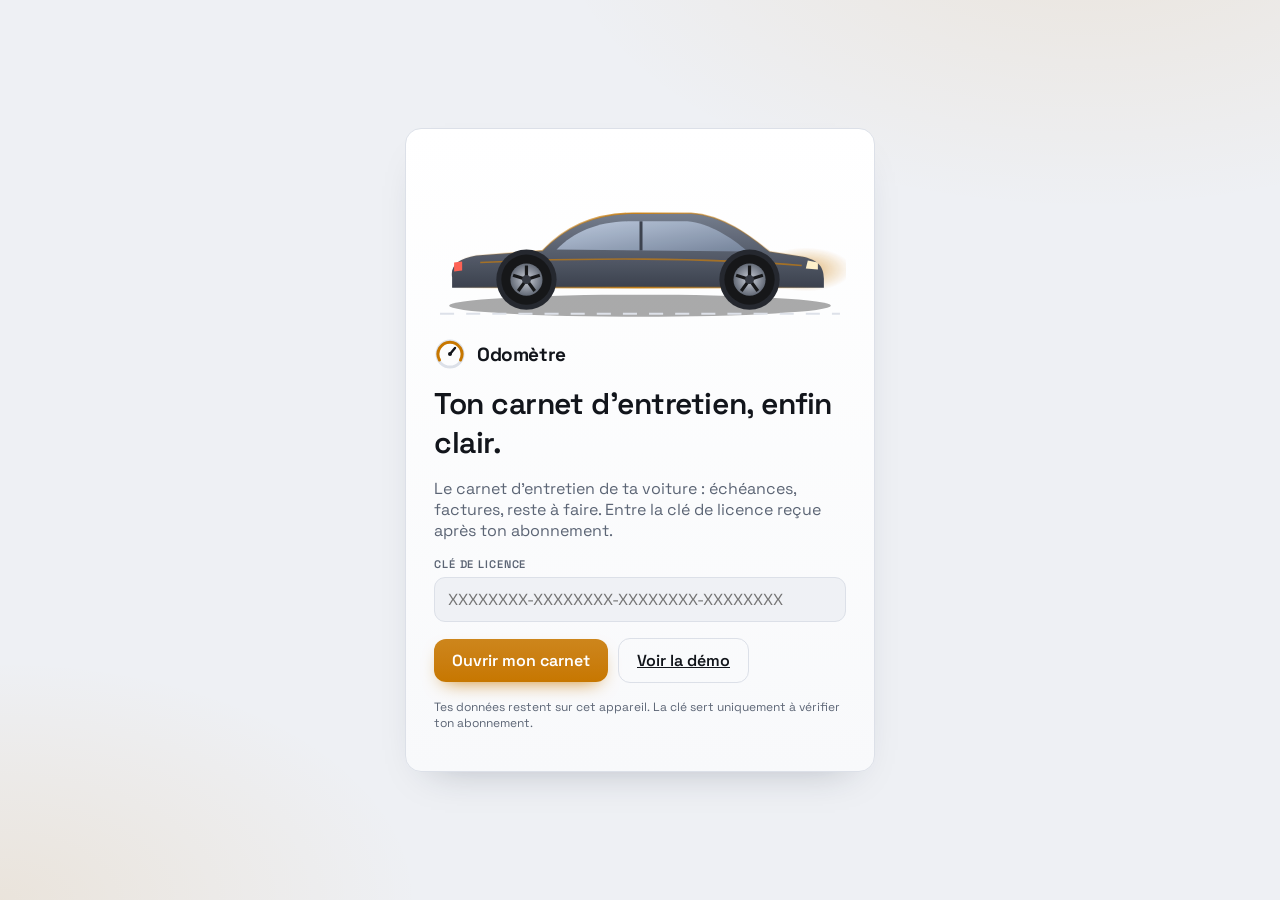
<file: index.html>
<!doctype html>
<html lang="fr">
<head>
<meta charset="utf-8">
<meta name="viewport" content="width=device-width,initial-scale=1,viewport-fit=cover">
<title>Odomètre : carnet d'entretien auto</title>
<meta name="theme-color" content="#0E1013">
<meta http-equiv="Content-Security-Policy" content="default-src 'none'; script-src 'self'; style-src 'self'; style-src-attr 'unsafe-inline'; img-src 'self' data: blob:; font-src 'self'; connect-src 'self' data: https://api.gumroad.com; manifest-src 'self'; worker-src 'self'; base-uri 'none'; form-action 'none'; frame-src blob:; object-src blob:">
<meta name="referrer" content="no-referrer">
<link rel="manifest" href="manifest.webmanifest">
<link rel="icon" href="icon.svg" type="image/svg+xml">
<link rel="stylesheet" href="style.css">
</head>
<body>
<div id="root"></div>
<dialog id="dlg"></dialog>
<dialog id="viewer"></dialog>
<script src="config.js"></script>
<script src="engine.js"></script>
<script src="art.js"></script>
<script src="views.js"></script>
<script src="app.js"></script>
</body>
</html>
</file>
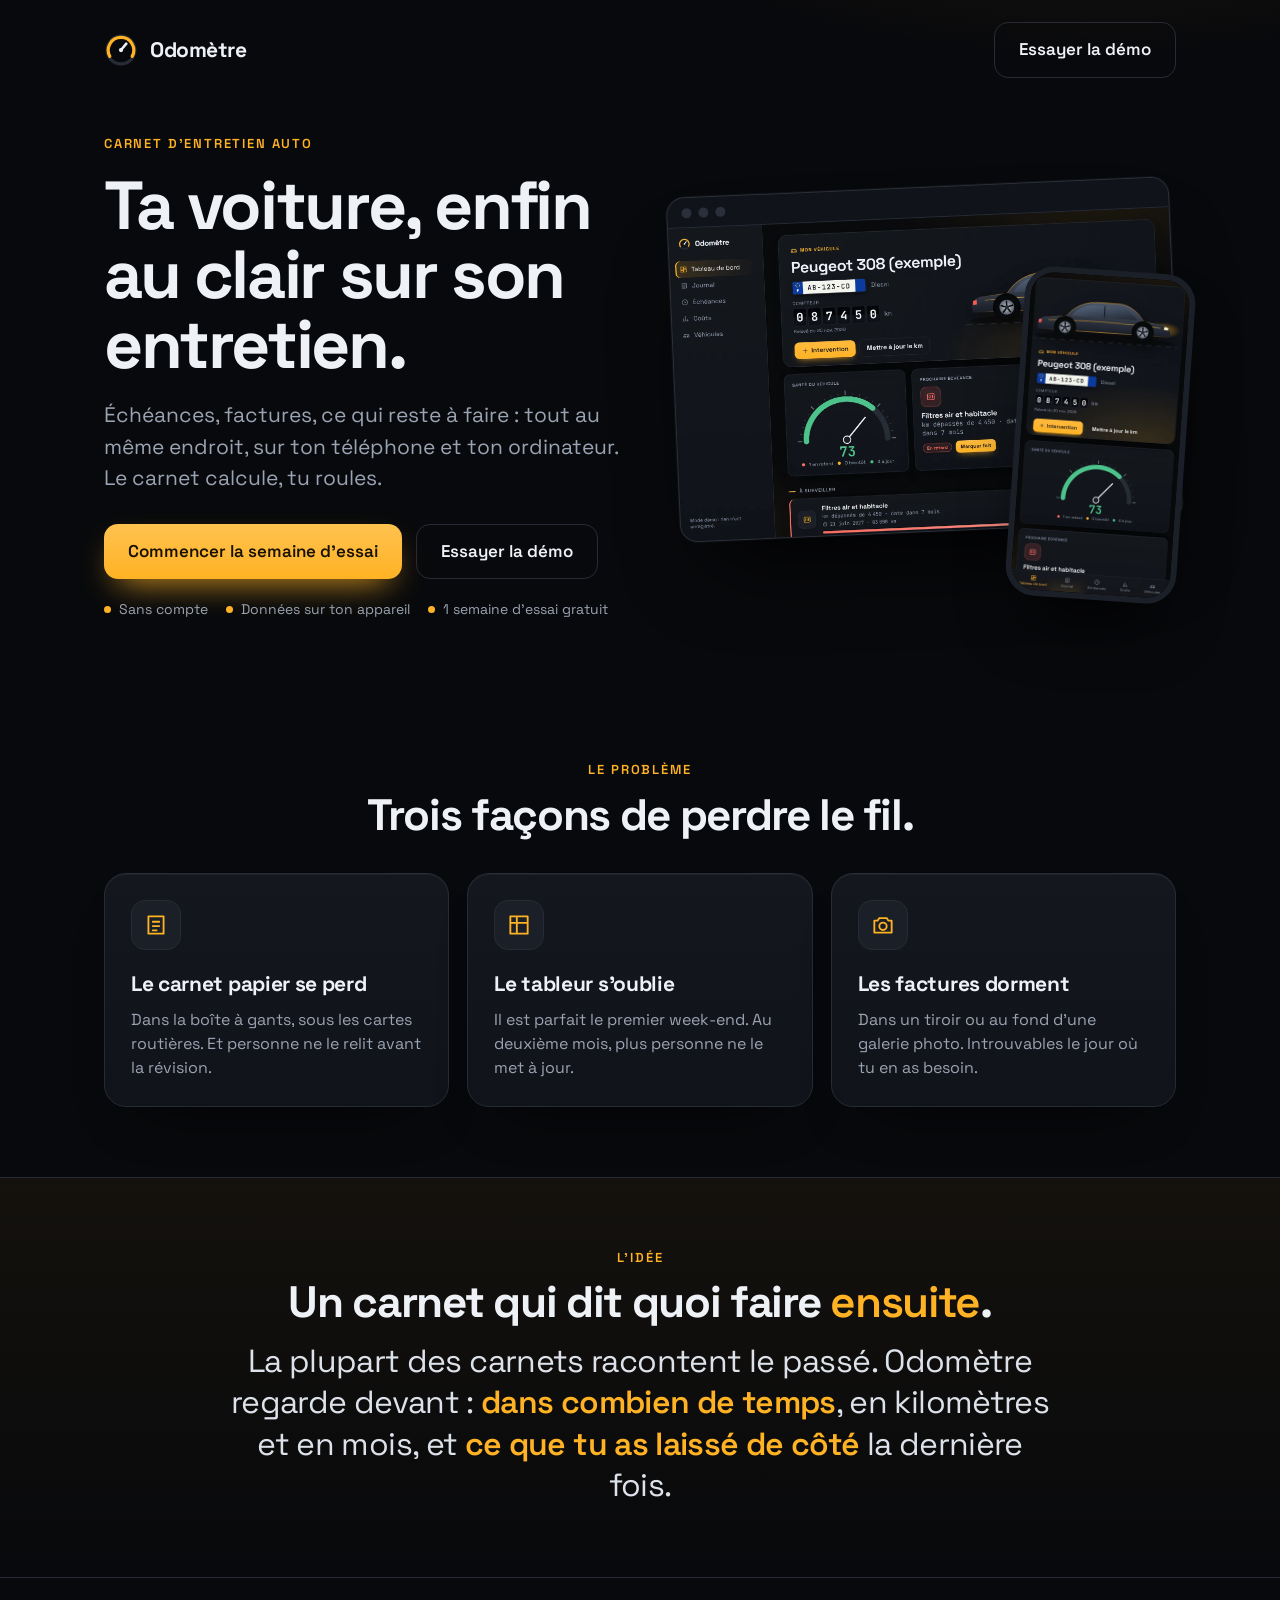
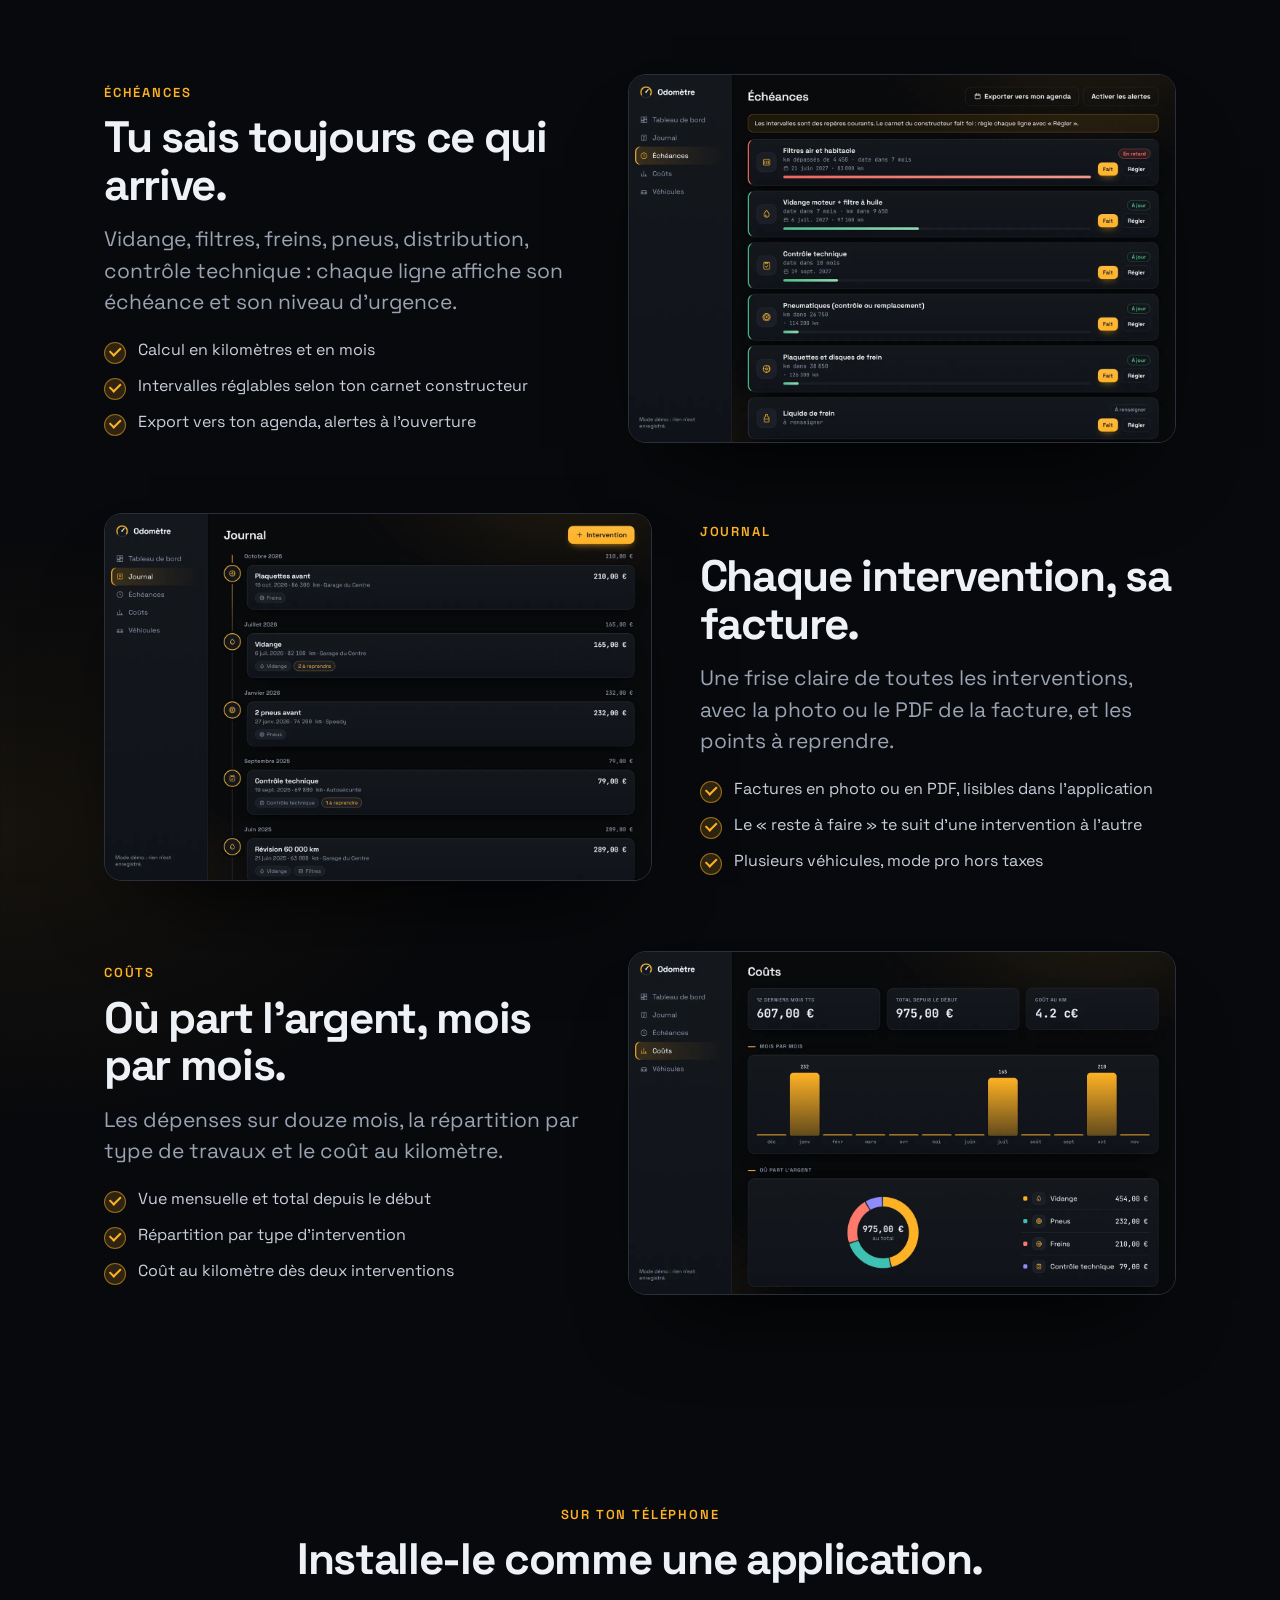
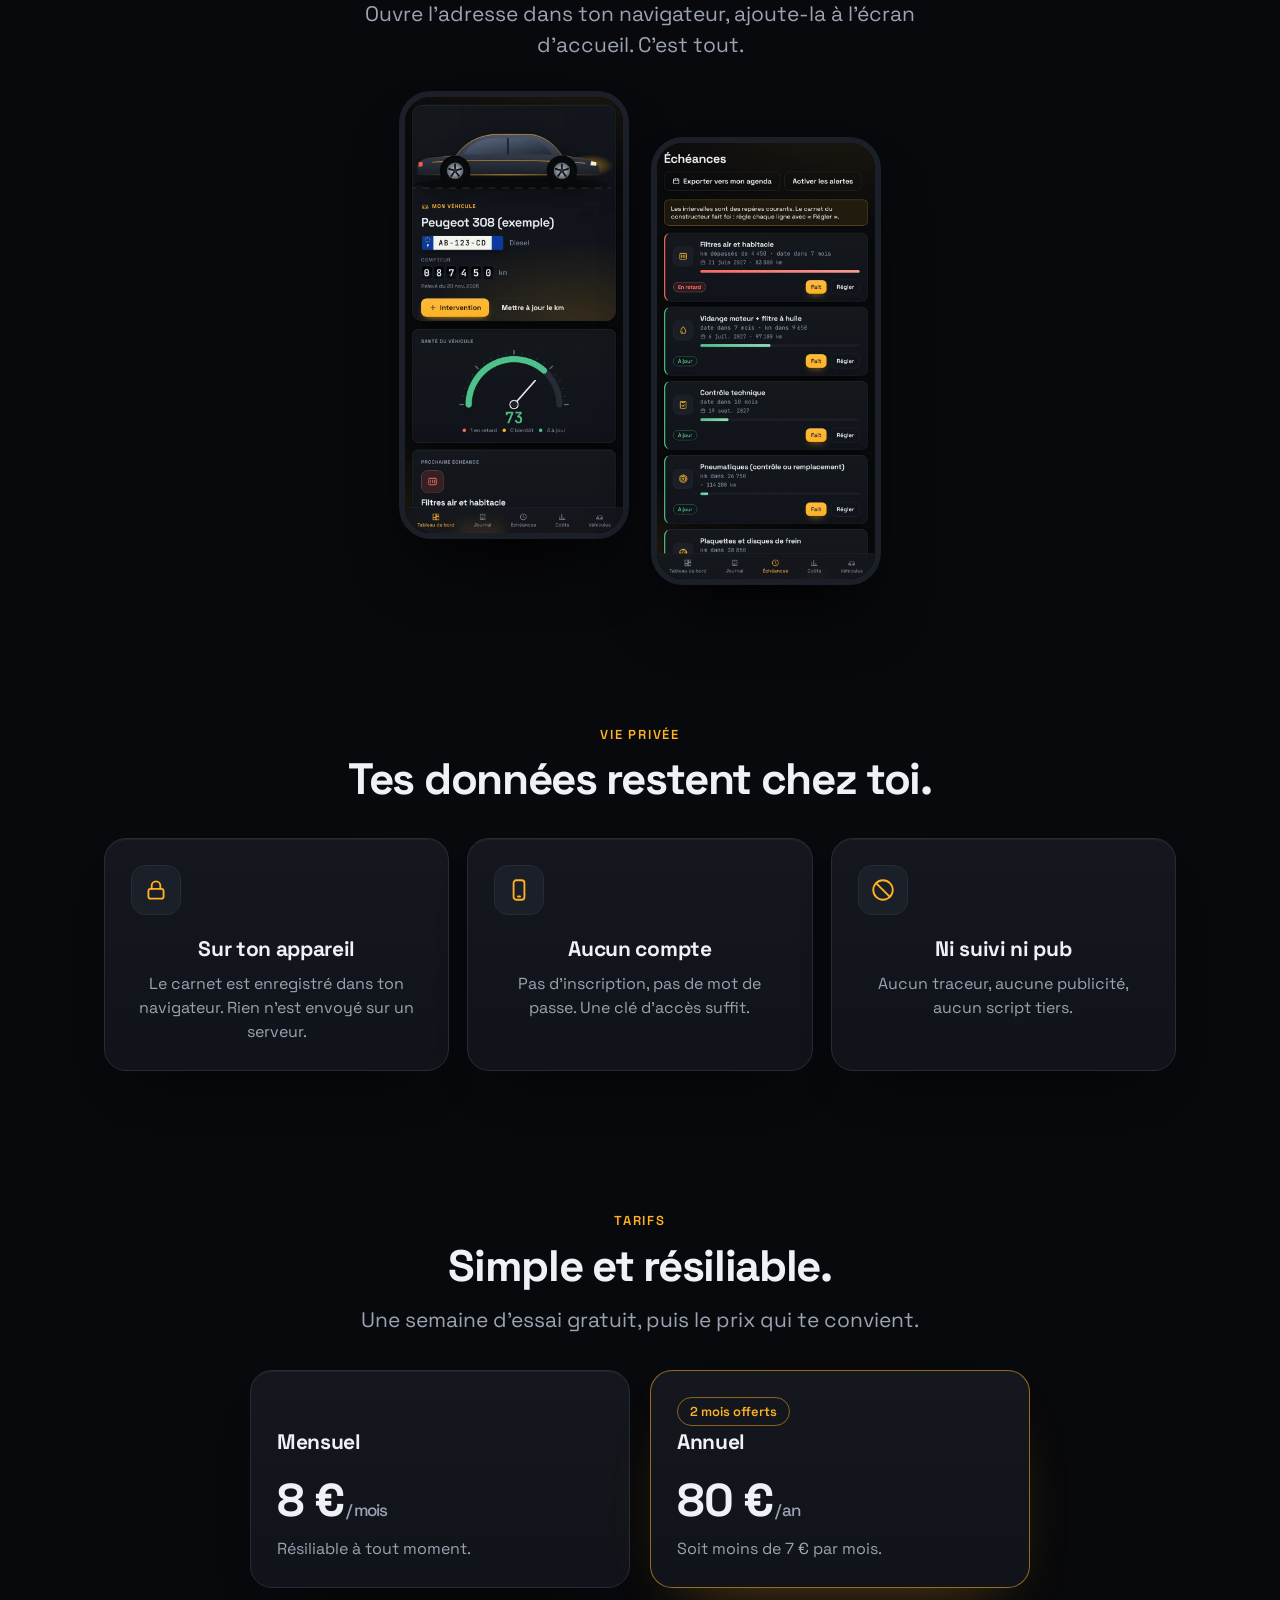
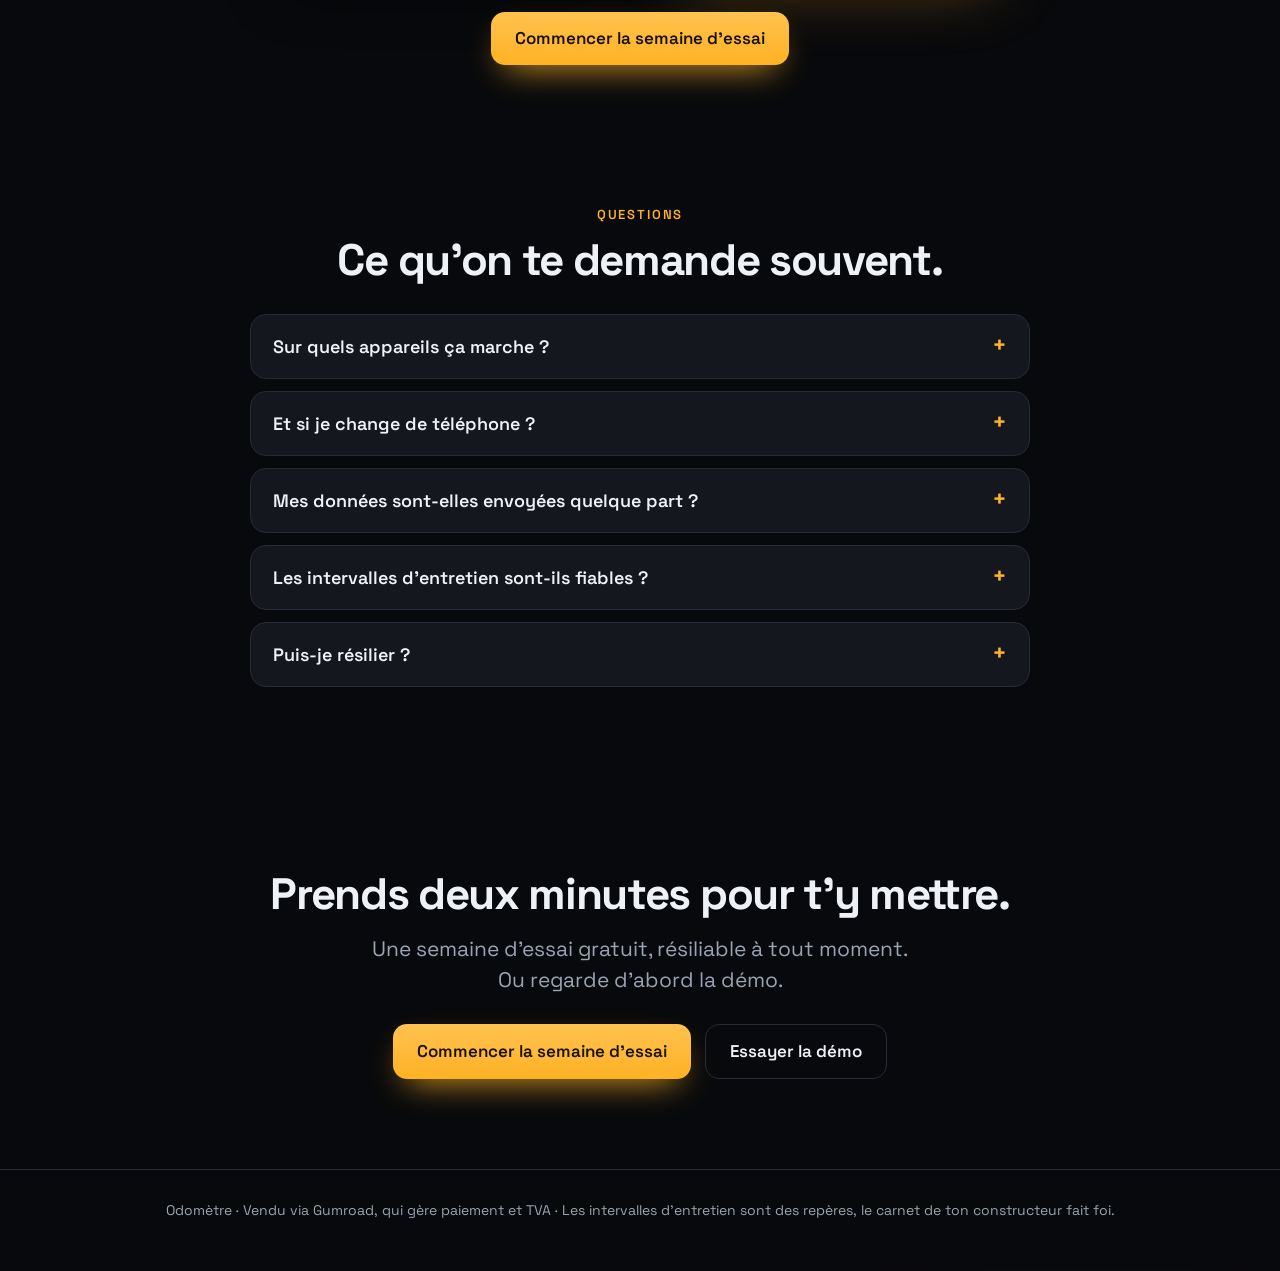
<file: decouvrir.html>
<!doctype html>
<html lang="fr"><head><meta charset="utf-8"><meta name="viewport" content="width=device-width,initial-scale=1">
<title>Odomètre : le carnet d'entretien de ta voiture</title>
<meta name="description" content="Échéances, factures et reste à faire de ta voiture, au même endroit. Sans compte, données chez toi. Essaie la démo gratuite.">
<meta http-equiv="Content-Security-Policy" content="default-src 'none'; style-src 'self' 'unsafe-inline'; img-src 'self'; font-src 'self'; base-uri 'none'; form-action 'none'">
<meta name="referrer" content="no-referrer"><meta name="theme-color" content="#08090C"><link rel="icon" href="icon.svg" type="image/svg+xml">
<style>@font-face{font-family:'Space Grotesk';font-weight:400 700;font-display:swap;src:url(SpaceGrotesk.woff2) format('woff2')}
@font-face{font-family:'JetBrains Mono';font-weight:400 600;font-display:swap;src:url(JetBrainsMono.woff2) format('woff2')}
.od{--bg:#08090C;--panel:#14171D;--panel2:#1B1F27;--line:#262B35;--text:#EEF1F6;--muted:#9AA3B2;--accent:#FFB224;--ink:#1A1200;
font-family:'Space Grotesk',system-ui,sans-serif;color:var(--text);background:radial-gradient(1100px 600px at 85% -5%,rgba(255,178,36,.16),transparent 60%),radial-gradient(800px 500px at 0% 40%,rgba(255,178,36,.06),transparent 60%),var(--bg);line-height:1.5;-webkit-font-smoothing:antialiased;overflow-x:hidden}
.od *{box-sizing:border-box}.od a{color:inherit;text-decoration:none}
.od .wrap{max-width:1120px;margin:0 auto;padding:0 24px}
.od .mono{font-family:'JetBrains Mono',ui-monospace,monospace}
.od nav{display:flex;align-items:center;justify-content:space-between;padding:22px 0}
.od .brand{display:flex;align-items:center;gap:12px;font-weight:700;font-size:21px;letter-spacing:-.02em}.od .dial{width:34px;height:34px}
.od .btn{display:inline-flex;align-items:center;gap:8px;padding:14px 24px;border-radius:14px;font-weight:600;font-size:17px;background:linear-gradient(180deg,#FFC24F,#FFB224);color:var(--ink);box-shadow:0 14px 34px -14px #FFB224;transition:transform .15s,filter .15s}
.od .btn:hover{transform:translateY(-2px);filter:brightness(1.05)}
.od .btn.ghost{background:transparent;color:var(--text);border:1px solid var(--line);box-shadow:none}.od .btn.ghost:hover{background:var(--panel)}
.od .eyebrow{color:var(--accent);text-transform:uppercase;letter-spacing:.14em;font-size:13px;font-weight:600}
.od h1{font-size:clamp(38px,6vw,68px);line-height:1.02;letter-spacing:-.035em;margin:18px 0 20px;font-weight:700}
.od h2{font-size:clamp(28px,4vw,44px);line-height:1.08;letter-spacing:-.03em;margin:12px 0 14px;font-weight:700}
.od p.lead{font-size:clamp(18px,2vw,21px);color:var(--muted);max-width:560px;margin:0 0 30px}
.od .hero{display:grid;grid-template-columns:1.05fr 1fr;gap:40px;align-items:center;padding:34px 0 70px}
.od .cta{display:flex;gap:14px;flex-wrap:wrap}.od .fine{margin-top:20px;color:var(--muted);font-size:14px;display:flex;gap:18px;flex-wrap:wrap}.od .fine span::before{content:'';display:inline-block;width:7px;height:7px;border-radius:50%;background:var(--accent);margin-right:8px;vertical-align:1px}
.od .stage{position:relative;min-height:380px}
.od .win{border:1px solid #2A2F39;border-radius:18px;overflow:hidden;background:var(--panel);box-shadow:0 50px 90px -40px #000,0 0 0 1px rgba(255,255,255,.04);transform:rotate(-2.5deg)}
.od .win .bar{height:30px;background:#10131A;display:flex;align-items:center;gap:7px;padding:0 14px;border-bottom:1px solid var(--line)}.od .win .bar i{width:10px;height:10px;border-radius:50%;background:#2A2F39}
.od .win img{display:block;width:100%;height:auto}
.od .phone{position:absolute;right:-10px;bottom:-34px;width:34%;border:6px solid #1B1F27;border-radius:30px;overflow:hidden;box-shadow:0 40px 70px -30px #000;transform:rotate(4deg);background:#000}.od .phone img{display:block;width:100%;height:auto}
.od section{padding:70px 0}.od .center{text-align:center}.od .center .lead{margin-left:auto;margin-right:auto}
.od .pains{display:grid;grid-template-columns:repeat(3,1fr);gap:18px;margin-top:34px}
.od .card{background:linear-gradient(180deg,#14171D,#101319);border:1px solid var(--line);border-radius:22px;padding:26px;box-shadow:0 30px 60px -40px #000,inset 0 1px 0 rgba(255,255,255,.05)}
.od .card .ico{width:50px;height:50px;border-radius:14px;display:grid;place-items:center;background:var(--panel2);border:1px solid var(--line);color:var(--accent);margin-bottom:18px}.od .card .ico svg{width:26px;height:26px}
.od .card h3{margin:0 0 8px;font-size:21px;letter-spacing:-.015em}.od .card p{margin:0;color:var(--muted)}
.od .story{border-top:1px solid var(--line);border-bottom:1px solid var(--line);background:linear-gradient(180deg,rgba(255,178,36,.05),transparent)}
.od .story p.big{font-size:clamp(22px,3vw,32px);line-height:1.3;letter-spacing:-.02em;max-width:820px;margin:0 auto;color:#DDE2EA}.od .story b{color:var(--accent);font-weight:600}
.od .row{display:grid;grid-template-columns:1fr 1.15fr;gap:48px;align-items:center;margin:26px 0 70px}.od .row.rev{grid-template-columns:1.15fr 1fr}.od .row.rev .txt{order:2}
.od .row .shot{border:1px solid #2A2F39;border-radius:18px;overflow:hidden;box-shadow:0 50px 90px -45px #000}.od .row .shot img{display:block;width:100%;height:auto}
.od ul.chk{list-style:none;padding:0;margin:20px 0 0;display:grid;gap:12px}.od ul.chk li{padding-left:34px;position:relative;color:#C9D0DC}
.od ul.chk li::before{content:'';position:absolute;left:0;top:4px;width:20px;height:20px;border-radius:50%;background:rgba(255,178,36,.16);border:1px solid rgba(255,178,36,.5)}.od ul.chk li::after{content:'';position:absolute;left:7px;top:9px;width:5px;height:9px;border:solid var(--accent);border-width:0 2px 2px 0;transform:rotate(45deg) translate(-1px,-2px)}
.od .phones{display:flex;gap:22px;justify-content:center;align-items:flex-start;margin-top:10px}.od .phones .p{width:230px;border:6px solid #1B1F27;border-radius:32px;overflow:hidden;box-shadow:0 40px 70px -30px #000;background:#000}.od .phones .p:nth-child(2){margin-top:46px}.od .phones img{display:block;width:100%;height:auto}
.od .three{display:grid;grid-template-columns:repeat(3,1fr);gap:18px;margin-top:34px}
.od .price{display:grid;grid-template-columns:repeat(2,1fr);gap:20px;max-width:780px;margin:34px auto 0}.od .price .card{text-align:left}.od .price .big{font-size:46px;font-weight:700;letter-spacing:-.03em;margin:8px 0 2px}.od .price .big small{font-size:17px;color:var(--muted);font-weight:500}
.od .price .best{border-color:rgba(255,178,36,.55);box-shadow:0 30px 70px -40px rgba(255,178,36,.45)}.od .tag{display:inline-block;padding:4px 12px;border-radius:99px;border:1px solid rgba(255,178,36,.5);color:var(--accent);font-size:13px;font-weight:600}
.od .note{text-align:center;color:var(--muted);margin-top:22px;font-size:15px}
.od details{background:var(--panel);border:1px solid var(--line);border-radius:16px;padding:18px 22px;margin:0 0 12px}.od summary{cursor:pointer;font-weight:600;font-size:18px;list-style:none;display:flex;justify-content:space-between;gap:12px}.od summary::after{content:'+';color:var(--accent);font-size:24px;line-height:1}.od details[open] summary::after{content:'–'}
.od details p{color:var(--muted);margin:12px 0 0}.od .faq{max-width:780px;margin:30px auto 0}
.od .final{text-align:center;padding:90px 0}.od .final .cta{justify-content:center}
.od footer{border-top:1px solid var(--line);padding:30px 0 50px;color:var(--muted);font-size:14px;text-align:center}
@media(max-width:900px){.od .hero,.od .row,.od .row.rev{grid-template-columns:1fr;gap:34px}.od .row.rev .txt{order:0}.od .pains,.od .three,.od .price{grid-template-columns:1fr}.od .stage{min-height:0;margin-bottom:60px}.od .phone{right:0;bottom:-40px;width:38%}.od .phones .p{width:44%}}
@media(prefers-reduced-motion:reduce){.od *{transition:none!important}}
</style></head><body style='margin:0;background:#08090C'><div class="od"><div class="wrap">
<nav><a class="brand" href="https://floxitoooo.github.io/odometre/?demo=1"><svg class="dial" viewBox="0 0 32 32" aria-hidden="true"><circle cx="16" cy="16" r="13" fill="none" stroke="#262B35" stroke-width="3"/><path d="M5.5 22a12 12 0 1 1 21 0" fill="none" stroke="#FFB224" stroke-width="3" stroke-linecap="round"/><path d="M16 16l5-6" stroke="#EEF1F6" stroke-width="2.4" stroke-linecap="round"/><circle cx="16" cy="16" r="2" fill="#EEF1F6"/></svg>Odomètre</a><a class="btn ghost" href="https://floxitoooo.github.io/odometre/?demo=1">Essayer la démo</a></nav>

<header class="hero"><div><div class="eyebrow">Carnet d'entretien auto</div>
<h1>Ta voiture, enfin au clair sur son entretien.</h1>
<p class="lead">Échéances, factures, ce qui reste à faire : tout au même endroit, sur ton téléphone et ton ordinateur. Le carnet calcule, tu roules.</p>
<div class="cta"><a class="btn" href="https://odometre.gumroad.com/l/odometre">Commencer la semaine d'essai</a><a class="btn ghost" href="https://floxitoooo.github.io/odometre/?demo=1">Essayer la démo</a></div>
<div class="fine"><span>Sans compte</span><span>Données sur ton appareil</span><span>1 semaine d'essai gratuit</span></div></div>
<div class="stage"><div class="win"><div class="bar"><i></i><i></i><i></i></div><img src="shot-dash.webp" width="1800" height="1125" alt="Tableau de bord Odomètre : compteur, plaque, jauge de santé" ></div>
<div class="phone"><img src="shot-mob.webp" width="700" height="1400" alt="Odomètre sur téléphone" ></div></div></header>

<section><div class="center"><div class="eyebrow">Le problème</div><h2>Trois façons de perdre le fil.</h2></div>
<div class="pains"><div class="card"><div class="ico"><svg viewBox="0 0 24 24" fill="none" stroke="currentColor" stroke-width="1.7" stroke-linecap="round" stroke-linejoin="round" aria-hidden="true"><path d="M5 4h14v16H5zM9 9h6M9 13h6M9 17h3.5"/></svg></div><h3>Le carnet papier se perd</h3><p>Dans la boîte à gants, sous les cartes routières. Et personne ne le relit avant la révision.</p></div>
<div class="card"><div class="ico"><svg viewBox="0 0 24 24" fill="none" stroke="currentColor" stroke-width="1.7" stroke-linecap="round" stroke-linejoin="round" aria-hidden="true"><path d="M4 4h16v16H4zM4 10h16M10 4v16"/></svg></div><h3>Le tableur s'oublie</h3><p>Il est parfait le premier week-end. Au deuxième mois, plus personne ne le met à jour.</p></div>
<div class="card"><div class="ico"><svg viewBox="0 0 24 24" fill="none" stroke="currentColor" stroke-width="1.7" stroke-linecap="round" stroke-linejoin="round" aria-hidden="true"><path d="M4 8h3l1.6-2.4h6.8L17 8h3v11H4z"/><circle cx="12" cy="13.2" r="3.4"/></svg></div><h3>Les factures dorment</h3><p>Dans un tiroir ou au fond d'une galerie photo. Introuvables le jour où tu en as besoin.</p></div></div></section>
</div>

<div class="story"><div class="wrap"><section class="center"><div class="eyebrow">L'idée</div><h2>Un carnet qui dit quoi faire <b>ensuite</b>.</h2>
<p class="big">La plupart des carnets racontent le passé. Odomètre regarde devant : <b>dans combien de temps</b>, en kilomètres et en mois, et <b>ce que tu as laissé de côté</b> la dernière fois.</p></section></div></div>

<div class="wrap" id="fonctions">
<section><div class="row"><div class="txt"><div class="eyebrow">Échéances</div><h2>Tu sais toujours ce qui arrive.</h2><p class="lead" style="margin-bottom:0">Vidange, filtres, freins, pneus, distribution, contrôle technique : chaque ligne affiche son échéance et son niveau d'urgence.</p>
<ul class="chk"><li>Calcul en kilomètres et en mois</li><li>Intervalles réglables selon ton carnet constructeur</li><li>Export vers ton agenda, alertes à l'ouverture</li></ul></div>
<div class="shot"><img src="shot-due.webp" width="1500" height="1008" alt="Écran Échéances" ></div></div>

<div class="row rev"><div class="txt"><div class="eyebrow">Journal</div><h2>Chaque intervention, sa facture.</h2><p class="lead" style="margin-bottom:0">Une frise claire de toutes les interventions, avec la photo ou le PDF de la facture, et les points à reprendre.</p>
<ul class="chk"><li>Factures en photo ou en PDF, lisibles dans l'application</li><li>Le « reste à faire » te suit d'une intervention à l'autre</li><li>Plusieurs véhicules, mode pro hors taxes</li></ul></div>
<div class="shot"><img src="shot-log.webp" width="1500" height="1008" alt="Écran Journal" ></div></div>

<div class="row"><div class="txt"><div class="eyebrow">Coûts</div><h2>Où part l'argent, mois par mois.</h2><p class="lead" style="margin-bottom:0">Les dépenses sur douze mois, la répartition par type de travaux et le coût au kilomètre.</p>
<ul class="chk"><li>Vue mensuelle et total depuis le début</li><li>Répartition par type d'intervention</li><li>Coût au kilomètre dès deux interventions</li></ul></div>
<div class="shot"><img src="shot-cost.webp" width="1500" height="938" alt="Écran Coûts" ></div></div></section>

<section class="center"><div class="eyebrow">Sur ton téléphone</div><h2>Installe-le comme une application.</h2><p class="lead">Ouvre l'adresse dans ton navigateur, ajoute-la à l'écran d'accueil. C'est tout.</p>
<div class="phones"><div class="p"><img src="shot-mob.webp" width="700" height="1400" alt="Tableau de bord sur téléphone" ></div><div class="p"><img src="shot-mobdue.webp" width="700" height="1400" alt="Échéances sur téléphone" ></div></div></section>

<section class="center"><div class="eyebrow">Vie privée</div><h2>Tes données restent chez toi.</h2>
<div class="three"><div class="card"><div class="ico"><svg viewBox="0 0 24 24" fill="none" stroke="currentColor" stroke-width="1.7" stroke-linecap="round" stroke-linejoin="round" aria-hidden="true"><rect x="5" y="11" width="14" height="9" rx="2"/><path d="M8 11V8a4 4 0 0 1 8 0v3"/></svg></div><h3>Sur ton appareil</h3><p>Le carnet est enregistré dans ton navigateur. Rien n'est envoyé sur un serveur.</p></div>
<div class="card"><div class="ico"><svg viewBox="0 0 24 24" fill="none" stroke="currentColor" stroke-width="1.7" stroke-linecap="round" stroke-linejoin="round" aria-hidden="true"><rect x="7" y="3" width="10" height="18" rx="2.5"/><path d="M11 18h2"/></svg></div><h3>Aucun compte</h3><p>Pas d'inscription, pas de mot de passe. Une clé d'accès suffit.</p></div>
<div class="card"><div class="ico"><svg viewBox="0 0 24 24" fill="none" stroke="currentColor" stroke-width="1.7" stroke-linecap="round" stroke-linejoin="round" aria-hidden="true"><circle cx="12" cy="12" r="9"/><path d="M5.6 5.6l12.8 12.8"/></svg></div><h3>Ni suivi ni pub</h3><p>Aucun traceur, aucune publicité, aucun script tiers.</p></div></div></section>

<section class="center"><div class="eyebrow">Tarifs</div><h2>Simple et résiliable.</h2><p class="lead">Une semaine d'essai gratuit, puis le prix qui te convient.</p>
<div class="price"><div class="card"><span class="tag" style="visibility:hidden">.</span><h3>Mensuel</h3><div class="big">8 €<small> / mois</small></div><p>Résiliable à tout moment.</p></div>
<div class="card best"><span class="tag">2 mois offerts</span><h3>Annuel</h3><div class="big">80 €<small> / an</small></div><p>Soit moins de 7 € par mois.</p></div></div>
<div class="cta" style="justify-content:center;margin-top:24px"><a class="btn" href="https://odometre.gumroad.com/l/odometre">Commencer la semaine d'essai</a></div></section>

<section><div class="center"><div class="eyebrow">Questions</div><h2>Ce qu'on te demande souvent.</h2></div><div class="faq">
<details><summary>Sur quels appareils ça marche ?</summary><p>Dans le navigateur de ton téléphone, ta tablette ou ton ordinateur (Chrome, Safari, Edge, Firefox récents). Tu peux l'ajouter à l'écran d'accueil comme une application.</p></details>
<details><summary>Et si je change de téléphone ?</summary><p>Exporte une sauvegarde depuis l'écran Véhicules, importe-la sur le nouvel appareil. Pense à en faire une de temps en temps.</p></details>
<details><summary>Mes données sont-elles envoyées quelque part ?</summary><p>Non. Elles restent dans ton navigateur. La seule vérification en ligne est celle de ta clé d'accès.</p></details>
<details><summary>Les intervalles d'entretien sont-ils fiables ?</summary><p>Ce sont des repères courants. Le carnet de ton constructeur fait foi : tu règles chaque ligne. Aucun résultat n'est garanti.</p></details>
<details><summary>Puis-je résilier ?</summary><p>Oui, à tout moment depuis ton reçu Gumroad. L'accès court jusqu'à la fin de la période payée.</p></details></div></section>

<section class="final"><h2>Prends deux minutes pour t'y mettre.</h2><p class="lead" style="margin:0 auto 28px">Une semaine d'essai gratuit, résiliable à tout moment. Ou regarde d'abord la démo.</p><div class="cta" style="justify-content:center"><a class="btn" href="https://odometre.gumroad.com/l/odometre">Commencer la semaine d'essai</a><a class="btn ghost" href="https://floxitoooo.github.io/odometre/?demo=1">Essayer la démo</a></div></section>
</div>
<footer><div class="wrap">Odomètre · Vendu via Gumroad, qui gère paiement et TVA · Les intervalles d'entretien sont des repères, le carnet de ton constructeur fait foi.</div></footer></div></body></html>
</file>
<file: style.css>
@font-face{font-family:'JetBrains Mono';font-style:normal;font-weight:400 600;font-display:swap;src:url(JetBrainsMono.woff2) format('woff2');unicode-range:U+0000-00FF, U+0131, U+0152-0153, U+02BB-02BC, U+02C6, U+02DA, U+02DC, U+0304, U+0308, U+0329, U+2000-206F, U+20AC, U+2122, U+2191, U+2193, U+2212, U+2215, U+FEFF, U+FFFD}
@font-face{font-family:'Space Grotesk';font-style:normal;font-weight:400 700;font-display:swap;src:url(SpaceGrotesk.woff2) format('woff2');unicode-range:U+0000-00FF, U+0131, U+0152-0153, U+02BB-02BC, U+02C6, U+02DA, U+02DC, U+0304, U+0308, U+0329, U+2000-206F, U+20AC, U+2122, U+2191, U+2193, U+2212, U+2215, U+FEFF, U+FFFD}
:root{
  --bg:#08090C;--panel:#14171D;--panel-lo:#101319;--panel2:#1B1F27;--line:#262B35;--text:#EEF1F6;--muted:#8C95A5;
  --accent:#FFB224;--accent-ink:#1A1200;--ok:#4CC38A;--warn:#FFB224;--bad:#FF6B5E;--radius:16px;
  --car1:#4C566A;--car2:#1B1F28;--glass1:#5B6B85;--glass2:#222833;--arch:#07080A;
  --glow:rgba(255,178,36,.10);--shadow:0 18px 40px -22px rgba(0,0,0,.8);--hi:rgba(255,255,255,.05);
  --mono:'JetBrains Mono',ui-monospace,Consolas,monospace;--sans:'Space Grotesk',system-ui,Segoe UI,sans-serif;
  color-scheme:dark;
}
@media (prefers-color-scheme:light){:root:not([data-theme="dark"]){
  --bg:#EEF0F4;--panel:#FFFFFF;--panel-lo:#F8F9FB;--panel2:#EFF1F5;--line:#DCE0E8;--text:#12151B;--muted:#5C6575;
  --accent:#C77700;--accent-ink:#FFFFFF;--ok:#1E8E5A;--warn:#B86E00;--bad:#C93A2E;
  --car1:#6E7788;--car2:#323845;--glass1:#B8C6DB;--glass2:#6F7E96;--arch:#1A1D24;
  --glow:rgba(199,119,0,.10);--shadow:0 18px 40px -26px rgba(30,40,60,.35);--hi:rgba(255,255,255,.8);color-scheme:light}}
:root[data-theme="light"]{--bg:#EEF0F4;--panel:#FFFFFF;--panel-lo:#F8F9FB;--panel2:#EFF1F5;--line:#DCE0E8;--text:#12151B;--muted:#5C6575;
  --accent:#C77700;--accent-ink:#FFFFFF;--ok:#1E8E5A;--warn:#B86E00;--bad:#C93A2E;
  --car1:#6E7788;--car2:#323845;--glass1:#B8C6DB;--glass2:#6F7E96;--arch:#1A1D24;
  --glow:rgba(199,119,0,.10);--shadow:0 18px 40px -26px rgba(30,40,60,.35);--hi:rgba(255,255,255,.8);color-scheme:light}
*{box-sizing:border-box}
html,body{margin:0;background:var(--bg);color:var(--text);font-family:var(--sans);font-size:16px;-webkit-font-smoothing:antialiased}
body{background:radial-gradient(900px 500px at 85% -10%,var(--glow),transparent 60%),radial-gradient(700px 400px at 0% 100%,var(--glow),transparent 60%),var(--bg);background-attachment:fixed}
button,input,select,textarea{font:inherit;color:inherit}
h1,h2,h3{margin:0;font-weight:600;letter-spacing:-.015em}
.mono{font-family:var(--mono);font-variant-numeric:tabular-nums}
.muted{color:var(--muted)}
.ic{width:18px;height:18px;flex:none;vertical-align:-3px}
.app{display:grid;grid-template-columns:240px minmax(0,1fr);min-height:100vh}
.side{background:linear-gradient(180deg,var(--panel),var(--panel-lo));border-right:1px solid var(--line);padding:22px 14px;display:flex;flex-direction:column;gap:6px;position:sticky;top:0;height:100vh}
.brand{display:flex;align-items:center;gap:11px;padding:2px 10px 22px;font-weight:700;font-size:19px;letter-spacing:-.02em}
.brand .dial{width:32px;height:32px}
.nav button{all:unset;display:flex;align-items:center;gap:11px;padding:11px 12px;border-radius:12px;cursor:pointer;color:var(--muted);width:calc(100% - 24px);transition:background .15s,color .15s}
.nav button:hover{background:var(--panel2);color:var(--text)}
.nav button[aria-current=page]{background:linear-gradient(90deg,color-mix(in srgb,var(--accent) 16%,transparent),transparent);color:var(--text);box-shadow:inset 3px 0 0 var(--accent)}
.nav button[aria-current=page] .ic{color:var(--accent)}
.side .foot{margin-top:auto;font-size:12px;color:var(--muted);padding:8px 10px}
main{padding:28px clamp(16px,3vw,44px) 60px;max-width:1120px;width:100%;min-width:0}
.top{display:flex;gap:12px;align-items:center;justify-content:space-between;flex-wrap:wrap;margin-bottom:20px}
.top h1{font-size:28px}
.row{display:flex;gap:10px;align-items:center;flex-wrap:wrap}
.btn{background:linear-gradient(180deg,color-mix(in srgb,var(--accent) 100%,#fff 12%),var(--accent));color:var(--accent-ink);border:0;border-radius:12px;padding:11px 18px;font-weight:600;cursor:pointer;display:inline-flex;gap:7px;align-items:center;box-shadow:0 8px 20px -10px var(--accent);transition:transform .12s,filter .12s}
.btn:hover{filter:brightness(1.06);transform:translateY(-1px)}
.btn:active{transform:none}
.btn.ghost{background:transparent;color:var(--text);border:1px solid var(--line);box-shadow:none}
.btn.ghost:hover{background:var(--panel2)}
.btn.small{padding:7px 12px;font-size:13px;border-radius:10px}
.btn.danger{background:transparent;border:1px solid var(--bad);color:var(--bad);box-shadow:none}
.card{background:linear-gradient(180deg,var(--panel),var(--panel-lo));border:1px solid var(--line);border-radius:var(--radius);padding:20px;box-shadow:var(--shadow),inset 0 1px 0 var(--hi)}
.grid{display:grid;gap:16px}
.g2{grid-template-columns:repeat(2,minmax(0,1fr))}.g3{grid-template-columns:repeat(3,minmax(0,1fr))}.g4{grid-template-columns:repeat(4,minmax(0,1fr))}
.l{font-size:11px;color:var(--muted);text-transform:uppercase;letter-spacing:.09em;font-weight:600}
.stat .v{font-size:28px;font-weight:600;margin-top:6px}
.sec{font-size:12px;text-transform:uppercase;letter-spacing:.1em;color:var(--muted);margin:30px 0 12px;font-weight:600}
h2.sec::before{content:"";display:inline-block;width:18px;height:2px;background:var(--accent);vertical-align:middle;margin-right:10px;border-radius:2px}

/* Hero */
.hero{display:grid;grid-template-columns:1.05fr 1fr;gap:10px;align-items:center;border:1px solid var(--line);border-radius:24px;padding:30px 30px 18px;overflow:hidden;position:relative;margin-bottom:18px;
  background:radial-gradient(520px 260px at 80% 100%,color-mix(in srgb,var(--accent) 16%,transparent),transparent 70%),linear-gradient(135deg,var(--panel),var(--panel-lo));box-shadow:var(--shadow),inset 0 1px 0 var(--hi)}
.hero::after{content:"";position:absolute;inset:0;pointer-events:none;background:repeating-linear-gradient(90deg,transparent 0 59px,color-mix(in srgb,var(--line) 55%,transparent) 59px 60px);mask-image:linear-gradient(180deg,transparent,#000 90%);opacity:.4}
.hero-l{position:relative;z-index:1;display:flex;flex-direction:column;gap:14px}
.hero h1{font-size:clamp(28px,4vw,40px);line-height:1.05}
.eyebrow{font-size:12px;color:var(--accent);text-transform:uppercase;letter-spacing:.12em;font-weight:600;display:flex;gap:7px;align-items:center}
.hero-r{position:relative;z-index:1;min-width:0}
.carwrap{margin:-14px -18px 0 -34px;filter:drop-shadow(0 18px 24px rgba(0,0,0,.45));animation:float 6s ease-in-out infinite}
.carwrap.sm{animation:none;filter:none}
.carsvg{width:100%;height:auto;display:block}
.carsvg .road{animation:road 1.1s linear infinite}
.carsvg .spin{animation:spin 2.6s linear infinite}
.photo{aspect-ratio:16/10;border-radius:18px;background:var(--panel2) center/cover no-repeat;-webkit-mask-image:linear-gradient(90deg,transparent,#000 22%);mask-image:linear-gradient(90deg,transparent,#000 22%)}
.photo.sm{mask-image:none;-webkit-mask-image:none;aspect-ratio:16/9}
.plate{display:inline-flex;align-items:stretch;height:36px;border-radius:7px;overflow:hidden;background:#F4F4EE;color:#14171C;border:2px solid #14171C;box-shadow:0 6px 14px -8px #000;width:fit-content}
.plate .eu{background:#0B3A9E;color:#fff;font-size:10px;font-weight:700;display:flex;flex-direction:column;align-items:center;justify-content:flex-end;padding:3px 6px;gap:1px;width:26px}
.plate .eu i{display:block;width:12px;height:12px;border-radius:50%;border:2px dotted #FFD83B}
.plate b{font-family:var(--mono);font-size:17px;letter-spacing:.12em;padding:0 12px;display:flex;align-items:center}
.plate .reg{width:26px;background:#0B3A9E}
.odo-label{font-size:11px;color:var(--muted);text-transform:uppercase;letter-spacing:.12em;margin-bottom:6px}
.odo{display:flex;gap:3px;align-items:center}
.odo .dg{font-family:var(--mono);font-weight:600;font-size:clamp(22px,3vw,30px);width:1.15em;height:1.5em;display:grid;place-items:center;border-radius:6px;background:linear-gradient(180deg,#05060A 0 48%,#10131A 52%);color:#F3F5F8;border:1px solid #232834;box-shadow:inset 0 -2px 6px rgba(0,0,0,.5)}
.odo .dg:last-of-type{color:var(--accent)}
.odo .unit{margin-left:8px;color:var(--muted);font-family:var(--mono)}

/* Cartes d'accueil */
.dashgrid{margin-top:0}
.cluster{display:flex;flex-direction:column;align-items:center;text-align:center}
.cluster .l{align-self:flex-start}
.cluster-svg{width:100%;max-width:260px;margin-top:6px}
.cluster-svg .gtxt{font-family:var(--mono);font-weight:700;font-size:30px}
.cluster-svg .needle{transform-origin:110px 112px;transform:rotate(var(--r));animation:sweep 1.2s cubic-bezier(.2,.9,.2,1) both}
.cluster-svg .arc{stroke-dasharray:300;animation:draw 1.2s ease-out both}
.legend{display:flex;gap:6px 12px;align-items:center;font-size:12px;color:var(--muted);flex-wrap:wrap;justify-content:center;margin-top:4px}
.dot{width:8px;height:8px;border-radius:50%;display:inline-block;margin-right:-2px}.dot.ok{background:var(--ok)}.dot.warn{background:var(--warn)}.dot.bad{background:var(--bad)}
.next h2{font-size:19px;margin-top:10px}
.bigico{width:52px;height:52px;border-radius:15px;display:grid;place-items:center;margin-top:12px;background:color-mix(in srgb,var(--ok) 14%,transparent);color:var(--ok);border:1px solid color-mix(in srgb,var(--ok) 35%,transparent)}
.bigico .ic{width:26px;height:26px}
.bigico.retard{background:color-mix(in srgb,var(--bad) 14%,transparent);color:var(--bad);border-color:color-mix(in srgb,var(--bad) 40%,transparent)}
.bigico.bientot{background:color-mix(in srgb,var(--warn) 14%,transparent);color:var(--warn);border-color:color-mix(in srgb,var(--warn) 40%,transparent)}
.bigv{font-size:30px;font-weight:600;margin:8px 0 6px}
.spark{width:100%;height:58px;display:block;margin-bottom:4px}
.okcard{display:flex;gap:16px;align-items:center;margin-top:18px}
.okcard .bigico{margin:0}

/* Échéances */
.stack{display:flex;flex-direction:column;gap:12px}
.due{display:flex;gap:16px;align-items:center;background:linear-gradient(180deg,var(--panel),var(--panel-lo));border:1px solid var(--line);border-left:3px solid var(--line);border-radius:var(--radius);padding:16px 18px;box-shadow:var(--shadow)}
.due.retard{border-left-color:var(--bad)}.due.bientot{border-left-color:var(--warn)}.due.ok{border-left-color:var(--ok)}
.ico{width:46px;height:46px;border-radius:13px;display:grid;place-items:center;background:var(--panel2);color:var(--accent);border:1px solid var(--line);flex:none}
.ico .ic{width:23px;height:23px}.ico.sm{width:30px;height:30px;border-radius:9px}.ico.sm .ic{width:16px;height:16px}
.due .grow{flex:1;min-width:0}.due .t{font-weight:600}.due .s{font-size:13px;color:var(--muted);margin-top:2px}.due .meta{font-size:12px;color:var(--muted);margin-top:4px;display:flex;gap:6px;align-items:center}
.due .meta .ic{width:13px;height:13px}
.due .act{display:flex;flex-direction:column;align-items:flex-end;gap:8px}
.gauge{height:6px;background:var(--panel2);border-radius:9px;overflow:hidden;margin-top:10px}
.gauge i{display:block;height:100%;background:linear-gradient(90deg,var(--ok),color-mix(in srgb,var(--ok) 60%,#fff));border-radius:9px;animation:grow .9s ease-out both;transform-origin:left}
.gauge.bientot i{background:linear-gradient(90deg,var(--warn),#FFD27A)}.gauge.retard i{background:linear-gradient(90deg,var(--bad),#FF9D93)}
.pill{display:inline-block;padding:3px 10px;border-radius:99px;font-size:12px;font-weight:600;border:1px solid var(--line);white-space:nowrap}
.pill.ok{color:var(--ok);border-color:color-mix(in srgb,var(--ok) 45%,transparent)}
.pill.bientot{color:var(--warn);border-color:color-mix(in srgb,var(--warn) 55%,transparent)}
.pill.retard{color:var(--bad);border-color:color-mix(in srgb,var(--bad) 55%,transparent);background:color-mix(in srgb,var(--bad) 10%,transparent)}
.pill.inconnu{color:var(--muted)}

/* Reste à faire */
.todos{padding:8px 20px}
.todo{display:flex;gap:14px;align-items:flex-start;padding:14px 0;border-top:1px dashed var(--line);cursor:pointer}
.todo:first-child{border-top:0}
.todo input{position:absolute;opacity:0}
.todo .box{width:24px;height:24px;border-radius:8px;border:2px solid var(--warn);display:grid;place-items:center;flex:none;color:transparent;margin-top:1px;transition:all .15s}
.todo input:checked+.box,.todo:hover .box{background:var(--warn);color:var(--accent-ink)}
.todo input:focus-visible+.box{outline:2px solid var(--accent);outline-offset:2px}
.todo b{display:block;font-weight:600}.todo small{color:var(--muted);font-size:13px}

/* Journal en frise */
.tl{position:relative;padding-left:26px}
.tl::before{content:"";position:absolute;left:19px;top:6px;bottom:6px;width:2px;background:linear-gradient(180deg,var(--accent),var(--line) 30%,var(--line))}
.month{display:flex;justify-content:space-between;align-items:baseline;margin:26px 0 12px 22px;font-size:13px;color:var(--muted);text-transform:capitalize;font-weight:600;letter-spacing:.02em;padding-right:4px}
.month:first-child{margin-top:0}
.tli{display:flex;gap:14px;align-items:flex-start;margin-bottom:12px;cursor:pointer;position:relative}
.node{width:40px;height:40px;border-radius:50%;background:var(--panel);border:2px solid var(--accent);display:grid;place-items:center;color:var(--accent);flex:none;margin-left:-26px;z-index:1;box-shadow:0 0 0 5px var(--bg)}
.tcard{flex:1;min-width:0;padding:15px 18px;transition:transform .15s,border-color .15s}
.tli:hover .tcard{transform:translateX(3px);border-color:color-mix(in srgb,var(--accent) 50%,var(--line))}
.tcard .t{font-weight:600}.tcard .s{font-size:13px;color:var(--muted);margin-top:2px}.price{font-weight:600;white-space:nowrap}
.tags{display:flex;gap:6px;flex-wrap:wrap;margin-top:10px}
.tag{display:inline-flex;gap:5px;align-items:center;font-size:12px;padding:3px 9px;border-radius:99px;background:var(--panel2);color:var(--muted);border:1px solid var(--line)}
.tag .ic{width:13px;height:13px}.tag.warn{color:var(--warn);border-color:color-mix(in srgb,var(--warn) 45%,transparent)}

/* Coûts */
.bars{display:flex;align-items:flex-end;gap:8px;height:190px}
.bars .b{flex:1;display:flex;flex-direction:column;justify-content:flex-end;align-items:center;gap:7px;height:100%;min-width:0}
.bars .b i{display:block;width:100%;background:linear-gradient(180deg,var(--accent),color-mix(in srgb,var(--accent) 35%,transparent));border-radius:8px 8px 3px 3px;animation:rise .8s cubic-bezier(.2,.9,.2,1) both;animation-delay:var(--d);transform-origin:bottom}
.bars .b span{font-size:11px;color:var(--muted);font-family:var(--mono)}.bars .b .val{color:var(--text)}
.split{display:flex;gap:28px;align-items:center;flex-wrap:wrap}
.donutwrap{position:relative;width:190px;height:190px;flex:none;margin:0 auto}
.donut{width:100%;height:100%;transform:rotate(-0deg)}
.donut circle{transition:stroke-dasharray .8s}
.dc{position:absolute;inset:0;display:grid;place-content:center;text-align:center}.dc .mono{font-size:20px;font-weight:600}.dc small{color:var(--muted)}
.list{display:flex;flex-direction:column}.list .grow{flex:1;min-width:0}
.item{display:flex;gap:12px;align-items:center;padding:11px 4px;border-top:1px solid var(--line)}.item:first-child{border-top:0}
.swatch{width:10px;height:10px;border-radius:3px;flex:none}

/* Véhicules */
.vcard .t{font-weight:600}.vcard .carwrap{padding:8px 4px 0}

/* Formulaires */
dialog{border:1px solid var(--line);border-radius:20px;background:linear-gradient(180deg,var(--panel),var(--panel-lo));color:var(--text);padding:0;width:min(660px,94vw);max-height:92vh;box-shadow:0 40px 80px -30px #000}
dialog#viewer{width:min(960px,96vw)}#viewer .vbar{display:flex;justify-content:space-between;align-items:center;gap:12px;padding:12px 16px;border-bottom:1px solid var(--line)}#viewer .vbar b{min-width:0;overflow:hidden;text-overflow:ellipsis;white-space:nowrap}#viewer iframe{width:100%;height:78vh;border:0;background:#fff;display:block}#viewer img{display:block;max-width:100%;max-height:78vh;margin:0 auto;object-fit:contain}
#diagout{white-space:pre-wrap;word-break:break-word;font-family:var(--mono);font-size:12px;color:var(--muted);margin:12px 0 0}
dialog::backdrop{background:rgba(3,4,6,.7);backdrop-filter:blur(4px)}
.dlg{padding:26px;overflow:auto;max-height:90vh}
form .f{display:flex;flex-direction:column;gap:6px;margin-bottom:14px}
form label{font-size:11px;color:var(--muted);text-transform:uppercase;letter-spacing:.08em;font-weight:600}
form label.inl{text-transform:none;letter-spacing:0;font-size:15px;color:var(--text);font-weight:400}
input[type=text],input[type=number],input[type=date],input[type=password],select,textarea{background:var(--panel2);border:1px solid var(--line);border-radius:11px;padding:11px 13px;width:100%}
input:focus,select:focus,textarea:focus,button:focus-visible{outline:2px solid var(--accent);outline-offset:1px}
.chips{display:flex;gap:7px;flex-wrap:wrap}
.chips label{text-transform:none;letter-spacing:0;font-size:14px;color:var(--text);font-weight:400;background:var(--panel2);border:1px solid var(--line);border-radius:99px;padding:6px 13px 6px 11px;cursor:pointer;display:inline-flex;gap:7px;align-items:center;transition:all .12s}
.chips label:has(input:checked){background:color-mix(in srgb,var(--accent) 16%,transparent);border-color:var(--accent);color:var(--accent)}
.chips input{position:absolute;opacity:0}
.chips .ic{width:16px;height:16px}
.kinds{display:grid;grid-template-columns:repeat(4,1fr);gap:8px}
.kinds label{text-transform:none;letter-spacing:0;font-weight:500;font-size:13px;color:var(--text);cursor:pointer;display:flex;flex-direction:column;align-items:center;gap:2px;padding:8px 4px;border:1px solid var(--line);border-radius:12px;background:var(--panel2)}
.kinds label:has(input:checked){border-color:var(--accent);background:color-mix(in srgb,var(--accent) 12%,transparent)}
.kinds input{position:absolute;opacity:0}.kinds .carsvg{width:100%;pointer-events:none}.kinds .carsvg .road,.kinds .carsvg .spin{animation:none}
.empty{text-align:center;padding:30px 18px;color:var(--muted)}.empty h2{color:var(--text);margin:8px 0}
.scene{max-width:420px;margin:0 auto 6px;opacity:.95}
.banner{border:1px solid color-mix(in srgb,var(--warn) 45%,transparent);background:color-mix(in srgb,var(--warn) 9%,transparent);padding:11px 15px;border-radius:12px;margin-bottom:16px;font-size:14px}
.att a{display:inline-block;margin:2px 8px 2px 0;color:var(--accent);font-size:13px}
.gate{min-height:100vh;display:grid;place-items:center;padding:20px}
.gate .card{max-width:470px;width:100%;padding:28px}
.gate h1{font-size:30px;margin:8px 0 6px}
.gate .brand{padding:0 0 6px}

/* Mouvement */
.reveal{animation:up .55s cubic-bezier(.2,.8,.2,1) both;animation-delay:calc(var(--i,0)*70ms)}
@keyframes up{from{opacity:0;transform:translateY(14px)}to{opacity:1;transform:none}}
@keyframes float{0%,100%{transform:translateY(0)}50%{transform:translateY(-5px)}}
@keyframes road{to{stroke-dashoffset:-26}}
@keyframes spin{to{transform:rotate(360deg)}}
@keyframes sweep{from{transform:rotate(-90deg)}}
@keyframes draw{from{stroke-dashoffset:300}to{stroke-dashoffset:0}}
@keyframes grow{from{transform:scaleX(0)}}
@keyframes rise{from{transform:scaleY(0)}}
@media (prefers-reduced-motion:reduce){*{animation:none!important;transition:none!important}}

@media(max-width:900px){
  .app{grid-template-columns:minmax(0,1fr)}
  .side{position:fixed;bottom:0;left:0;right:0;top:auto;height:auto;flex-direction:row;padding:6px 6px calc(6px + env(safe-area-inset-bottom));border-right:0;border-top:1px solid var(--line);z-index:5;justify-content:space-around;backdrop-filter:blur(14px);background:color-mix(in srgb,var(--panel) 88%,transparent)}
  .brand,.side .foot{display:none}
  .nav{display:flex;width:100%;justify-content:space-around}
  .nav button{flex-direction:column;gap:2px;font-size:11px;padding:6px 4px;width:auto;align-items:center}
  .nav button[aria-current=page]{box-shadow:none;background:none;color:var(--accent)}
  main{padding:18px 16px 100px}
  .hero{grid-template-columns:1fr;padding:22px 20px 8px}.hero-r{order:-1}.carwrap{animation:none}
  .photo{mask-image:none;-webkit-mask-image:none}
  .g3{grid-template-columns:1fr 1fr}.g3>:first-child{grid-column:1/-1}
  .due{flex-wrap:wrap}.due .act{flex-direction:row;width:100%;justify-content:space-between;align-items:center}
  .top .row{width:100%}
}
@media(max-width:560px){.g3,.g2{grid-template-columns:1fr}.stat .v{font-size:24px}.kinds{grid-template-columns:repeat(2,1fr)}.split{justify-content:center}}
</file>
